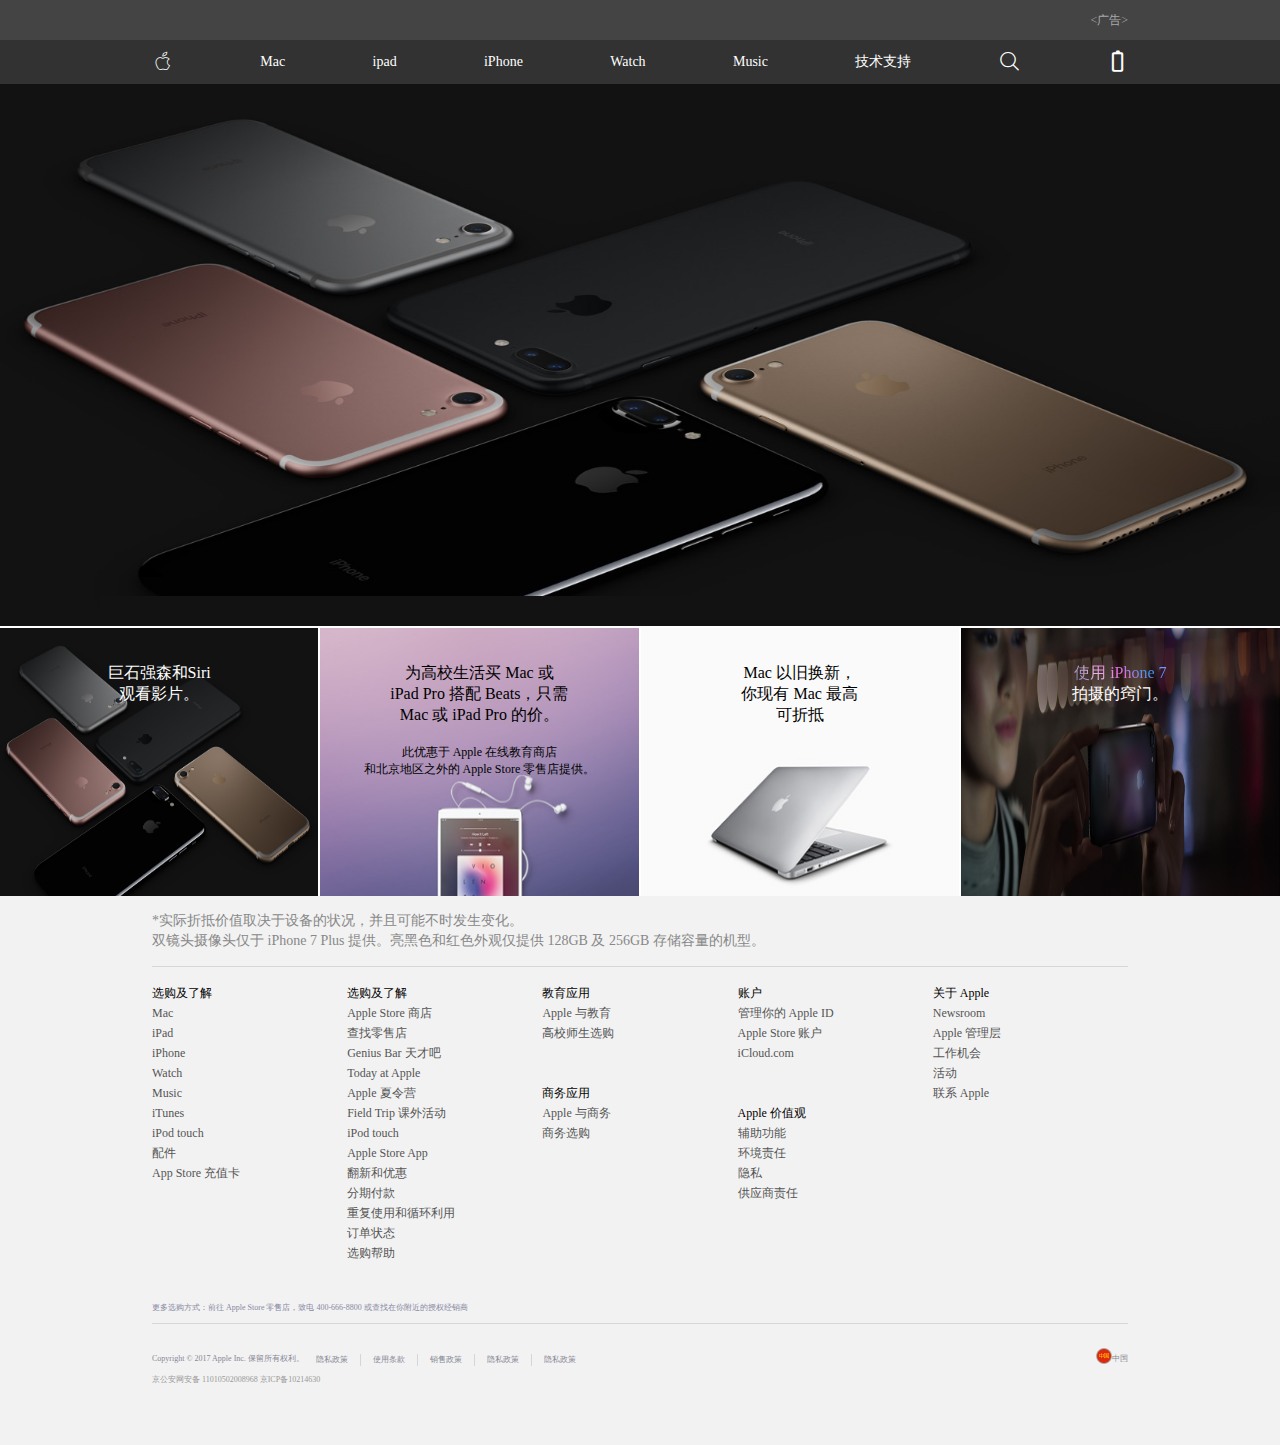
<file: index.html>
<!DOCTYPE html>
<html lang="en">
<head>
	<meta charset="UTF-8">
	<title>Apple</title>
	<link rel="shortcut icon" href="img/pingguo.png">
	<link rel="stylesheet" href="iconfont/iconfont.css">
	<link rel="stylesheet" href="css/index.css">
</head>
<body>
	<!-- 头部开始 -->
	<header>
		<main>
			
			<span class="main-right"><广告></span>			
		</main>
	</header>
	<!-- 头部结束 -->
	<!-- 导航开始 -->
	<nav class="fir">
		<ul class="nav-box">
			<li><a href="" class="iconfont icon-pingguo"></a></li>
			<li><a href="">Mac</a></li>
			<li><a href="">ipad</a></li>
			<li><a href="">iPhone</a></li>
			<li><a href="">Watch</a></li>
			<li><a href="">Music</a></li>
			<li><a href="">技术支持</a></li>
			<li><a href="" class="iconfont icon-fangdajing1"></a></li>
			<li><a href="" class="iconfont icon-dianchi_battery"></a></li>
		</ul>
	</nav>
	<nav class="sec">
		<ul class="nav-box">
			<li><a href="" class="iconfont icon-pingguo"></a></li>
			<li><a href="" class="iconfont icon-pingguo"></a></li>
			<li><a href="" class="iconfont icon-pingguo"></a></li>
		</ul>
	</nav>
	<!-- 导航结束 -->
	<!-- banner开始 -->
	<section class="banner">
		<ul>
			<li><a href=""></a></li>
			<li><a href=""></a></li>
			<li><a href="">
				<p>iPhone<br>7,在此</p>
				
				</a>
			</li>
		</ul>
		<ul class="datiao">
			<li><a href=""></a></li>
			<li><a href=""></a></li>
			<li><a href=""></a></li>
		</ul>
	</section>
	<!-- banner结束 -->
	<!-- 列表开始 -->
	<section class="list">
		<ul>
			<li>
				<a href="" class=""><p>巨石强森和Siri<br>观看影片。</p></a>
			</li>
			<li>
				<a href="" class="list-zi2"><p>为高校生活买 Mac 或<br> iPad&nbsp;Pro 搭配 Beats，只需<br> Mac 或 iPad&nbsp;Pro 的价。</p><br><p>此优惠于 Apple 在线教育商店<br>和北京地区之外的 Apple Store 零售店提供。</p></a>
			</li>
			<li>
				<a href=""><p>Mac 以旧换新，<br>你现有 Mac 最高<br>可折抵 </p></a>
			</li>
			<li><a href=""><p><span class="visuallyhidden">使用 iPhone 7 </span><br><span>拍摄的窍门。</span> </p></a></li>
		</ul>
	</section>
	<!-- 列表结束 -->
	<!-- 说明开始 -->
	<section class="explian">
		<div class="exp">
			<div>*实际折抵价值取决于设备的状况，并且可能不时发生变化。</div>
			<div>双镜头摄像头仅于 iPhone 7 Plus 提供。亮黑色和红色外观仅提供 128GB 及 256GB 存储容量的机型。</div>
		</div>
	</section>
	<section class="about">
		<ul class="about-box">
			<li>选购及了解</li>
			<li><a href="">Mac</a></li>
			<li><a href="">iPad</a></li>
			<li><a href="">iPhone</a></li>
			<li><a href="">Watch</a></li>
			<li><a href="">Music</a></li>
			<li><a href="">iTunes</a></li>
			<li><a href="">iPod touch</a></li>
			<li><a href="">配件</a></li>
			<li><a href="">App Store 充值卡</a></li>
		</ul>
		<ul class="about-box">
			<li>选购及了解</li>
			<li><a href="">Apple Store 商店</a></li>
			<li><a href="">查找零售店</a></li>
			<li><a href="">Genius Bar 天才吧</a></li>
			<li><a href="">Today at Apple</a></li>
			<li><a href="">Apple 夏令营</a></li>
			<li><a href="">Field Trip 课外活动</a></li>
			<li><a href="">iPod touch</a></li>
			<li><a href="">Apple Store App</a></li>
			<li><a href="">翻新和优惠</a></li>
			<li><a href="">分期付款</a></li>
			<li><a href="">重复使用和循环利用</a></li>
			<li><a href="">订单状态</a></li>
			<li><a href="">选购帮助</a></li>
		</ul>
		<ul class="about-box">
			<li>教育应用</li>
			<li><a href="">Apple 与教育</a></li>
			<li><a href="">高校师生选购</a></li>
			<li>商务应用</li>
			<li><a href="">Apple 与商务</a></li>
			<li><a href="">商务选购</a></li>
		</ul>
		<ul class="about-box">
			<li>账户</li>
			<li><a href="">管理你的 Apple ID</a></li>
			<li><a href="">Apple Store 账户</a></li>
			<li><a href="">iCloud.com</a></li>
			<li>Apple 价值观</li>
			<li><a href="">辅助功能</a></li>
			<li><a href="">环境责任</a></li>
			<li><a href="">隐私</a></li>
			<li><a href="">供应商责任</a></li>
		</ul>
		<ul class="about-box">
			<li>关于 Apple</li>
			<li><a href="">Newsroom</a></li>
			<li><a href="">Apple 管理层</a></li>
			<li><a href="">工作机会</a></li>
			<li><a href="">活动</a></li>
			<li><a href="">联系 Apple</a></li>
		</ul>
	</section>
	<section class="about-bian">
		<ul class="bian-box">
			<li>
				<a href=""class="xuan">选购及了解</a>
				<a href="" class="jia">+</a>
			</li>
			<li>
				<a href=""class="xuan">Apple Store 商店</a>
				<a href="" class="jia">+</a>
			</li>
			<li>
				<a href=""class="xuan">教育应用</a>
				<a href="" class="jia">+</a>
			</li>
			<li>
				<a href=""class="xuan">商务应用</a>
				<a href="" class="jia">+</a>
			</li>
			<li>
				<a href=""class="xuan">账户</a>
				<a href="" class="jia">+</a>
			</li>
			<li>
				<a href=""class="xuan">Apple 价值观</a>
				<a href="" class="jia">+</a>
			</li>
			<li>
				<a href=""class="xuan">关于 Apple</a>
				<a href="" class="jia">+</a>
			</li>
		</ul>
	</section>
	<!-- 说明结束 -->
	<!-- end开始 -->
	<section class="end-one">
		<div class="end-box">
		更多选购方式：前往 Apple Store 零售店，致电 400-666-8800 或查找在你附近的授权经销商</div>
	</section>
	<section class="end-two">
		<div class="two-zi">
			<div class="copy">Copyright © 2017 Apple Inc. 保留所有权利。</div>
			<ul>
				<li><a href="">隐私政策</a></li>
				<li><a href="">使用条款</a></li>
				<li><a href="">销售政策</a></li>
				<li><a href="">隐私政策</a></li>
				<li><a href="">隐私政策</a></li>
			</ul>
			<div class="zhongguo">
				<div class="guotu"><img src="img/16.png" alt=""></div>
				<a href="" class="guozi">中国</a>
			</div>
		</div>
	</section>
	<section class="end-thr">
		<div class="thr-zi">京公安网安备 11010502008968 京ICP备10214630</div>
	</section>
	<!-- ebd结束 -->
</body>
</html>
</file>
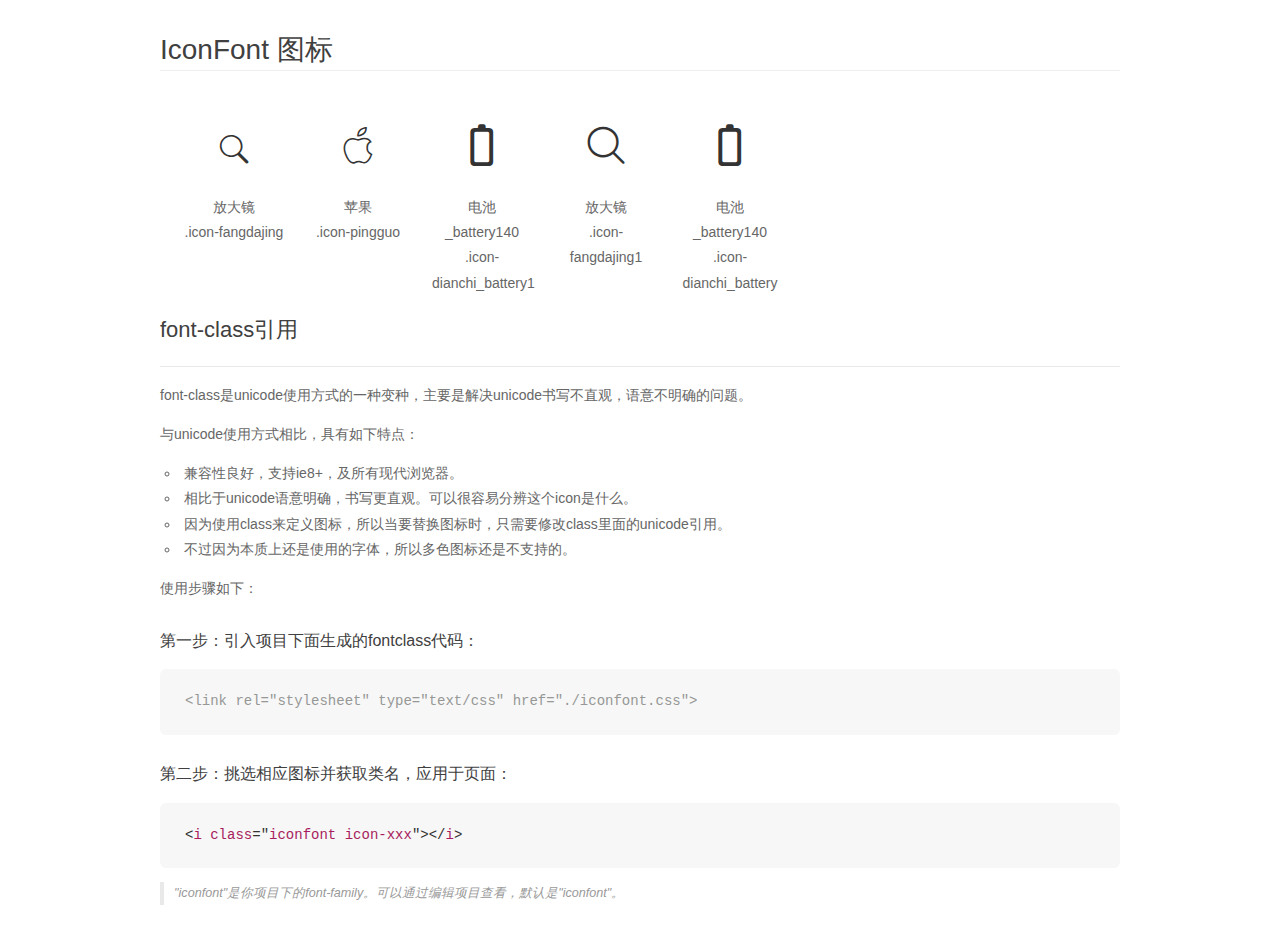
<file: iconfont/demo_fontclass.html>
<!DOCTYPE html>
<html>
<head>
    <meta charset="utf-8"/>
    <title>IconFont</title>
    <link rel="stylesheet" href="demo.css">
    <link rel="stylesheet" href="iconfont.css">
</head>
<body>
    <div class="main markdown">
        <h1>IconFont 图标</h1>
        <ul class="icon_lists clear">
            
                <li>
                <i class="icon iconfont icon-fangdajing"></i>
                    <div class="name">放大镜</div>
                    <div class="fontclass">.icon-fangdajing</div>
                </li>
            
                <li>
                <i class="icon iconfont icon-pingguo"></i>
                    <div class="name">苹果</div>
                    <div class="fontclass">.icon-pingguo</div>
                </li>
            
                <li>
                <i class="icon iconfont icon-dianchi_battery1"></i>
                    <div class="name">电池_battery140</div>
                    <div class="fontclass">.icon-dianchi_battery1</div>
                </li>
            
                <li>
                <i class="icon iconfont icon-fangdajing1"></i>
                    <div class="name">放大镜</div>
                    <div class="fontclass">.icon-fangdajing1</div>
                </li>
            
                <li>
                <i class="icon iconfont icon-dianchi_battery"></i>
                    <div class="name">电池_battery140</div>
                    <div class="fontclass">.icon-dianchi_battery</div>
                </li>
            
        </ul>

        <h2 id="font-class-">font-class引用</h2>
        <hr>

        <p>font-class是unicode使用方式的一种变种，主要是解决unicode书写不直观，语意不明确的问题。</p>
        <p>与unicode使用方式相比，具有如下特点：</p>
        <ul>
        <li>兼容性良好，支持ie8+，及所有现代浏览器。</li>
        <li>相比于unicode语意明确，书写更直观。可以很容易分辨这个icon是什么。</li>
        <li>因为使用class来定义图标，所以当要替换图标时，只需要修改class里面的unicode引用。</li>
        <li>不过因为本质上还是使用的字体，所以多色图标还是不支持的。</li>
        </ul>
        <p>使用步骤如下：</p>
        <h3 id="-fontclass-">第一步：引入项目下面生成的fontclass代码：</h3>


        <pre><code class="lang-js hljs javascript"><span class="hljs-comment">&lt;link rel="stylesheet" type="text/css" href="./iconfont.css"&gt;</span></code></pre>
        <h3 id="-">第二步：挑选相应图标并获取类名，应用于页面：</h3>
        <pre><code class="lang-css hljs">&lt;<span class="hljs-selector-tag">i</span> <span class="hljs-selector-tag">class</span>="<span class="hljs-selector-tag">iconfont</span> <span class="hljs-selector-tag">icon-xxx</span>"&gt;&lt;/<span class="hljs-selector-tag">i</span>&gt;</code></pre>
        <blockquote>
        <p>"iconfont"是你项目下的font-family。可以通过编辑项目查看，默认是"iconfont"。</p>
        </blockquote>
    </div>
</body>
</html>
</file>
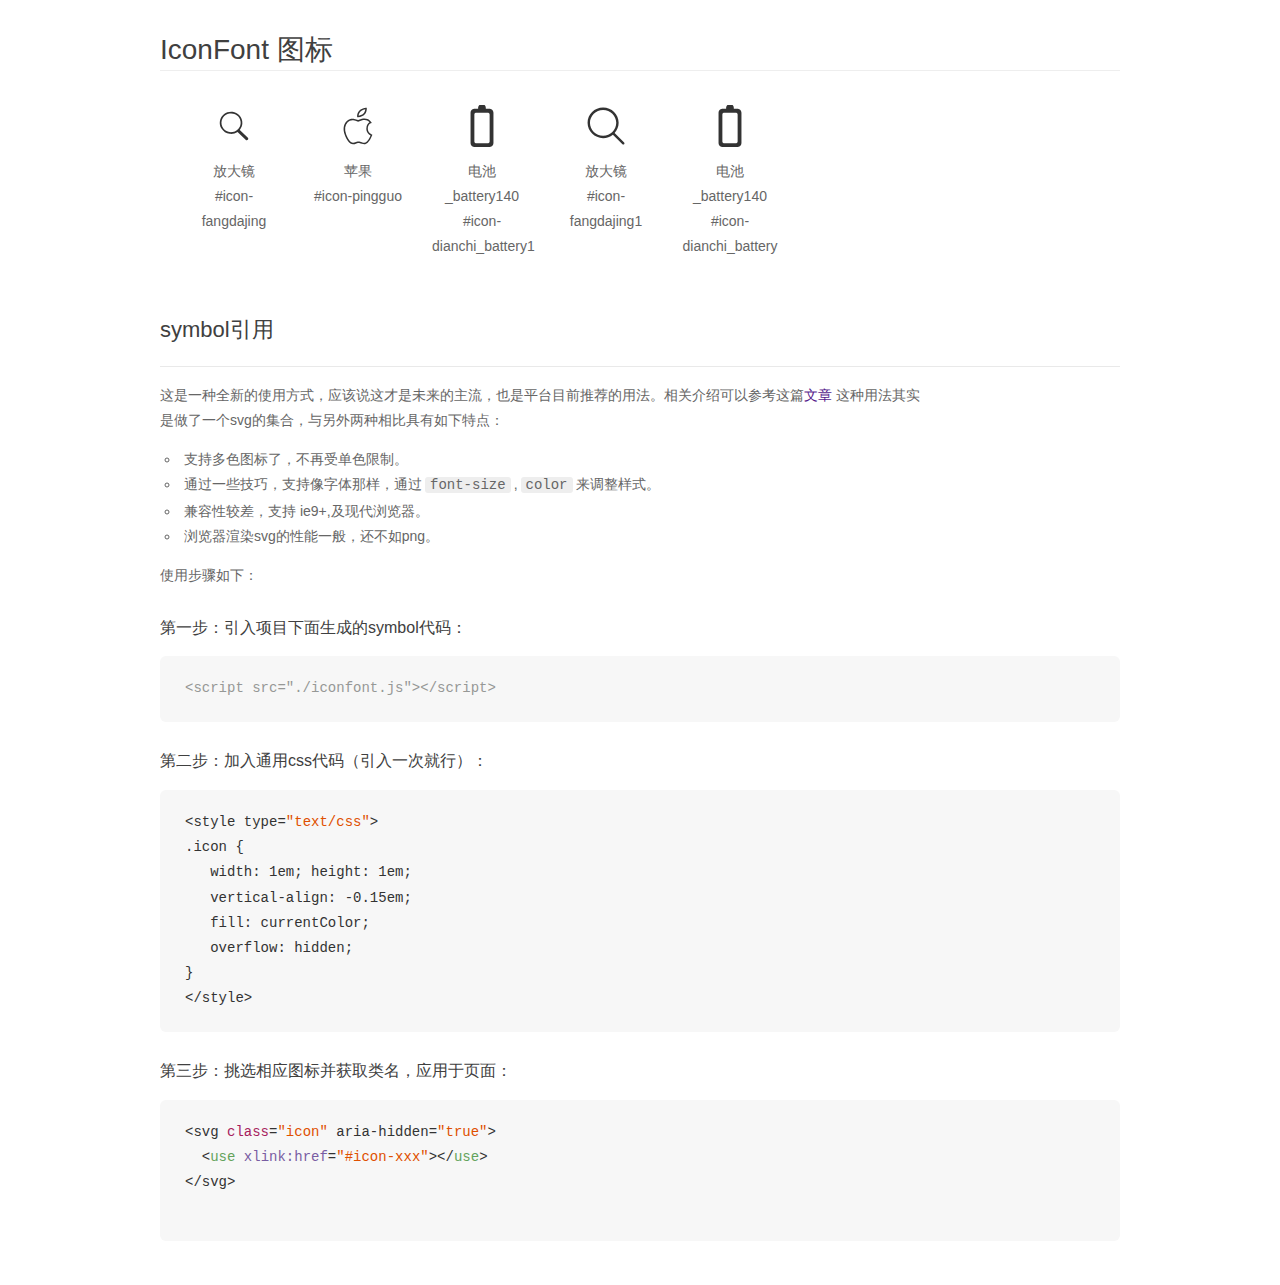
<file: iconfont/demo_symbol.html>
<!DOCTYPE html>
<html>
<head>
    <meta charset="utf-8"/>
    <title>IconFont</title>
    <link rel="stylesheet" href="demo.css">
    <script src="iconfont.js"></script>

    <style type="text/css">
        .icon {
          /* 通过设置 font-size 来改变图标大小 */
          width: 1em; height: 1em;
          /* 图标和文字相邻时，垂直对齐 */
          vertical-align: -0.15em;
          /* 通过设置 color 来改变 SVG 的颜色/fill */
          fill: currentColor;
          /* path 和 stroke 溢出 viewBox 部分在 IE 下会显示
             normalize.css 中也包含这行 */
          overflow: hidden;
        }

    </style>
</head>
<body>
    <div class="main markdown">
        <h1>IconFont 图标</h1>
        <ul class="icon_lists clear">
            
                <li>
                    <svg class="icon" aria-hidden="true">
                        <use xlink:href="#icon-fangdajing"></use>
                    </svg>
                    <div class="name">放大镜</div>
                    <div class="fontclass">#icon-fangdajing</div>
                </li>
            
                <li>
                    <svg class="icon" aria-hidden="true">
                        <use xlink:href="#icon-pingguo"></use>
                    </svg>
                    <div class="name">苹果</div>
                    <div class="fontclass">#icon-pingguo</div>
                </li>
            
                <li>
                    <svg class="icon" aria-hidden="true">
                        <use xlink:href="#icon-dianchi_battery1"></use>
                    </svg>
                    <div class="name">电池_battery140</div>
                    <div class="fontclass">#icon-dianchi_battery1</div>
                </li>
            
                <li>
                    <svg class="icon" aria-hidden="true">
                        <use xlink:href="#icon-fangdajing1"></use>
                    </svg>
                    <div class="name">放大镜</div>
                    <div class="fontclass">#icon-fangdajing1</div>
                </li>
            
                <li>
                    <svg class="icon" aria-hidden="true">
                        <use xlink:href="#icon-dianchi_battery"></use>
                    </svg>
                    <div class="name">电池_battery140</div>
                    <div class="fontclass">#icon-dianchi_battery</div>
                </li>
            
        </ul>


        <h2 id="symbol-">symbol引用</h2>
        <hr>

        <p>这是一种全新的使用方式，应该说这才是未来的主流，也是平台目前推荐的用法。相关介绍可以参考这篇<a href="">文章</a>
        这种用法其实是做了一个svg的集合，与另外两种相比具有如下特点：</p>
        <ul>
          <li>支持多色图标了，不再受单色限制。</li>
          <li>通过一些技巧，支持像字体那样，通过<code>font-size</code>,<code>color</code>来调整样式。</li>
          <li>兼容性较差，支持 ie9+,及现代浏览器。</li>
          <li>浏览器渲染svg的性能一般，还不如png。</li>
        </ul>
        <p>使用步骤如下：</p>
        <h3 id="-symbol-">第一步：引入项目下面生成的symbol代码：</h3>
        <pre><code class="lang-js hljs javascript"><span class="hljs-comment">&lt;script src="./iconfont.js"&gt;&lt;/script&gt;</span></code></pre>
        <h3 id="-css-">第二步：加入通用css代码（引入一次就行）：</h3>
        <pre><code class="lang-js hljs javascript">&lt;style type=<span class="hljs-string">"text/css"</span>&gt;
.icon {
   width: <span class="hljs-number">1</span>em; height: <span class="hljs-number">1</span>em;
   vertical-align: <span class="hljs-number">-0.15</span>em;
   fill: currentColor;
   overflow: hidden;
}
&lt;<span class="hljs-regexp">/style&gt;</span></code></pre>
        <h3 id="-">第三步：挑选相应图标并获取类名，应用于页面：</h3>
        <pre><code class="lang-js hljs javascript">&lt;svg <span class="hljs-class"><span class="hljs-keyword">class</span></span>=<span class="hljs-string">"icon"</span> aria-hidden=<span class="hljs-string">"true"</span>&gt;<span class="xml"><span class="hljs-tag">
  &lt;<span class="hljs-name">use</span> <span class="hljs-attr">xlink:href</span>=<span class="hljs-string">"#icon-xxx"</span>&gt;</span><span class="hljs-tag">&lt;/<span class="hljs-name">use</span>&gt;</span>
</span>&lt;<span class="hljs-regexp">/svg&gt;
        </span></code></pre>
    </div>
</body>
</html>
</file>
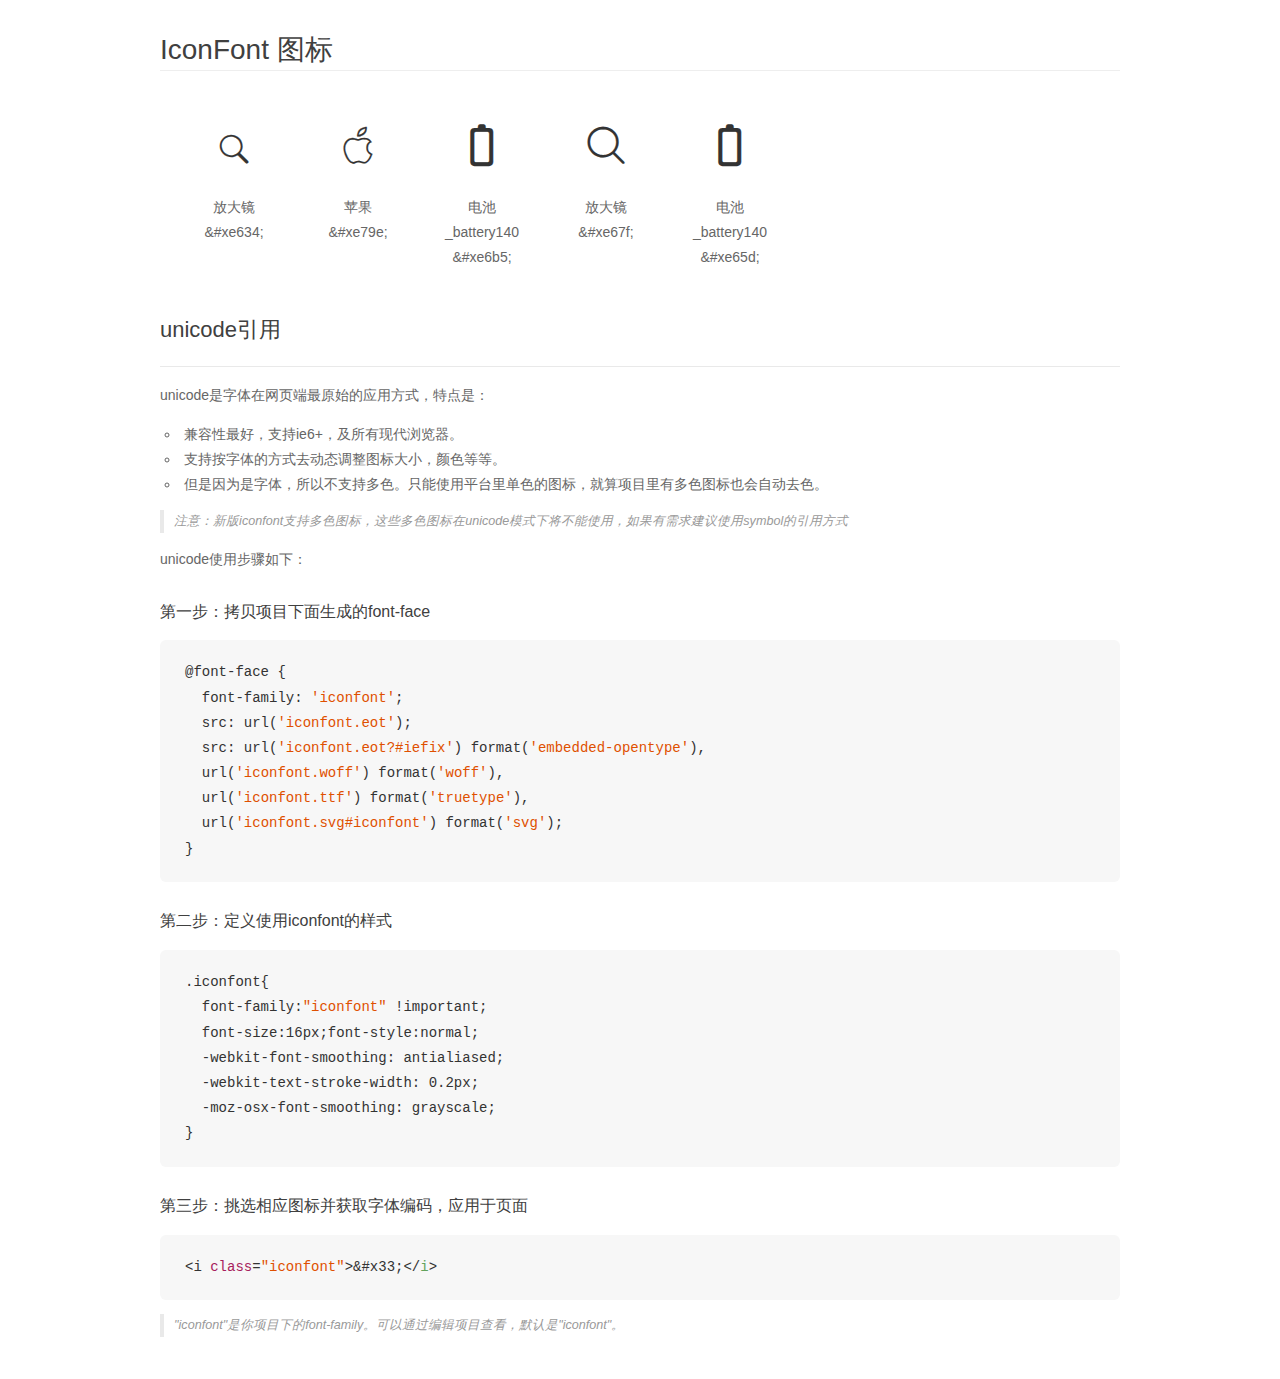
<file: iconfont/demo_unicode.html>
<!DOCTYPE html>
<html>
<head>
    <meta charset="utf-8"/>
    <title>IconFont</title>
    <link rel="stylesheet" href="demo.css">

    <style type="text/css">

        @font-face {font-family: "iconfont";
          src: url('iconfont.eot'); /* IE9*/
          src: url('iconfont.eot#iefix') format('embedded-opentype'), /* IE6-IE8 */
          url('iconfont.woff') format('woff'), /* chrome, firefox */
          url('iconfont.ttf') format('truetype'), /* chrome, firefox, opera, Safari, Android, iOS 4.2+*/
          url('iconfont.svg#iconfont') format('svg'); /* iOS 4.1- */
        }

        .iconfont {
          font-family:"iconfont" !important;
          font-size:16px;
          font-style:normal;
          -webkit-font-smoothing: antialiased;
          -webkit-text-stroke-width: 0.2px;
          -moz-osx-font-smoothing: grayscale;
        }

    </style>
</head>
<body>
    <div class="main markdown">
        <h1>IconFont 图标</h1>
        <ul class="icon_lists clear">
            
                <li>
                <i class="icon iconfont">&#xe634;</i>
                    <div class="name">放大镜</div>
                    <div class="code">&amp;#xe634;</div>
                </li>
            
                <li>
                <i class="icon iconfont">&#xe79e;</i>
                    <div class="name">苹果</div>
                    <div class="code">&amp;#xe79e;</div>
                </li>
            
                <li>
                <i class="icon iconfont">&#xe6b5;</i>
                    <div class="name">电池_battery140</div>
                    <div class="code">&amp;#xe6b5;</div>
                </li>
            
                <li>
                <i class="icon iconfont">&#xe67f;</i>
                    <div class="name">放大镜</div>
                    <div class="code">&amp;#xe67f;</div>
                </li>
            
                <li>
                <i class="icon iconfont">&#xe65d;</i>
                    <div class="name">电池_battery140</div>
                    <div class="code">&amp;#xe65d;</div>
                </li>
            
        </ul>
        <h2 id="unicode-">unicode引用</h2>
        <hr>

        <p>unicode是字体在网页端最原始的应用方式，特点是：</p>
        <ul>
        <li>兼容性最好，支持ie6+，及所有现代浏览器。</li>
        <li>支持按字体的方式去动态调整图标大小，颜色等等。</li>
        <li>但是因为是字体，所以不支持多色。只能使用平台里单色的图标，就算项目里有多色图标也会自动去色。</li>
        </ul>
        <blockquote>
        <p>注意：新版iconfont支持多色图标，这些多色图标在unicode模式下将不能使用，如果有需求建议使用symbol的引用方式</p>
        </blockquote>
        <p>unicode使用步骤如下：</p>
        <h3 id="-font-face">第一步：拷贝项目下面生成的font-face</h3>
        <pre><code class="lang-js hljs javascript">@font-face {
  font-family: <span class="hljs-string">'iconfont'</span>;
  src: url(<span class="hljs-string">'iconfont.eot'</span>);
  src: url(<span class="hljs-string">'iconfont.eot?#iefix'</span>) format(<span class="hljs-string">'embedded-opentype'</span>),
  url(<span class="hljs-string">'iconfont.woff'</span>) format(<span class="hljs-string">'woff'</span>),
  url(<span class="hljs-string">'iconfont.ttf'</span>) format(<span class="hljs-string">'truetype'</span>),
  url(<span class="hljs-string">'iconfont.svg#iconfont'</span>) format(<span class="hljs-string">'svg'</span>);
}
</code></pre>
        <h3 id="-iconfont-">第二步：定义使用iconfont的样式</h3>
        <pre><code class="lang-js hljs javascript">.iconfont{
  font-family:<span class="hljs-string">"iconfont"</span> !important;
  font-size:<span class="hljs-number">16</span>px;font-style:normal;
  -webkit-font-smoothing: antialiased;
  -webkit-text-stroke-width: <span class="hljs-number">0.2</span>px;
  -moz-osx-font-smoothing: grayscale;
}
</code></pre>
        <h3 id="-">第三步：挑选相应图标并获取字体编码，应用于页面</h3>
        <pre><code class="lang-js hljs javascript">&lt;i <span class="hljs-class"><span class="hljs-keyword">class</span></span>=<span class="hljs-string">"iconfont"</span>&gt;&amp;#x33;<span class="xml"><span class="hljs-tag">&lt;/<span class="hljs-name">i</span>&gt;</span></span></code></pre>

        <blockquote>
        <p>"iconfont"是你项目下的font-family。可以通过编辑项目查看，默认是"iconfont"。</p>
        </blockquote>
    </div>


</body>
</html>
</file>
<file: iconfont/iconfont.css>
@font-face {font-family: "iconfont";
  src: url('iconfont.eot?t=1504233512936'); /* IE9*/
  src: url('iconfont.eot?t=1504233512936#iefix') format('embedded-opentype'), /* IE6-IE8 */
  url('[data-uri]') format('woff'),
  url('iconfont.ttf?t=1504233512936') format('truetype'), /* chrome, firefox, opera, Safari, Android, iOS 4.2+*/
  url('iconfont.svg?t=1504233512936#iconfont') format('svg'); /* iOS 4.1- */
}

.iconfont {
  font-family:"iconfont" !important;
  font-size:16px;
  font-style:normal;
  -webkit-font-smoothing: antialiased;
  -moz-osx-font-smoothing: grayscale;
}

.icon-fangdajing:before { content: "\e634"; }

.icon-pingguo:before { content: "\e79e"; }

.icon-dianchi_battery1:before { content: "\e6b5"; }

.icon-fangdajing1:before { content: "\e67f"; }

.icon-dianchi_battery:before { content: "\e65d"; }
.icon-pingguo{
  font-size: 21px;
  color: #fff;
}
.icon-fangdajing1{
  font-size: 21px;
  color: #fff;
}
.icon-dianchi_battery{
  font-size: 21px;
  color: #fff;
}
</file>
<file: css/index.css>
@import url("base.css");
body{/* height: 3000px; */background: #F2F2F2;}
header{
	width: 100%;
	height: 40px;
	background: #444444;
}
header main{
	height: 100%;
	/* background: yellow; */
	margin: 0 auto;
}
.main-left{
	height: 100%;
	float: left;
	font-size: 14px;
	line-height: 40px;	
}
.main-left a{
	color: #fff;
}
.main-left a:hover{color: #A8A8AA;}
.main-left span{
	color: #fff;
}
.main-right{
	float: right;
	font-size: 12px;
	color: #A8A8AA;
	line-height: 40px;
}

/* 头部结束 */
/* 导航开始 */
nav{
	width: 100%;
	height: 44px;
	background: #323232;
}
.nav-box{
	/* width: 976px; */
	height: 100%;
	/* background: yellow; */
	margin: 0 auto;
	display: flex;
	justify-content: space-between;
}
.nav-box li{
	width: auto;
	height: 100%;
	font-size: 14px;
	line-height: 44px;
}
.nav-box li a{
	color: #fff;
}
.nav-box li a:hover{color: #A8A8AA;}
.tubiao{
	width: 
}
/* 导航结束 */
/* 列表开始 */
.list{
	width: 100%;
	/* height: 272px; */
	background: #fff;
	overflow: hidden;
}
.list ul{
	width: 100%;
	background: #fff;
	margin-top: 2px;
	display: flex;
	justify-content: space-between;
}
.list ul li{
	height: 100%;
	background: pink;
	border-right: 2px solid #fff;
}
.list ul li:last-child{
	border-right: 0;
}
.list ul li a{
	display: block;
	width: 100%;
	height: 100%;
	overflow: hidden;
}
.list p{
	font-size: 16px;
	color: #fff;
	text-align: center;
	margin: 35px auto 0;
}
.list li:nth-child(2) p:last-child{
	font-size: 12px;
	margin-top: 0px;
}
.list .list-zi2 p{color: #000;}
.list li:nth-child(3) p{color: #000;}
.list li:last-child p span:first-child{
	background-image: -webkit-linear-gradient(45deg,#7A7CB8,#E3B9E1,#ED6DE1,#3C96F5,#8697FF);
	-webkit-text-fill-color: transparent;
	-webkit-background-clip: text;
}
/* 列表结束 */
/* banner开始 */
.banner{
	width: 100%;
	height: 542px;
	background: yellow;
	position: relative;
	overflow: hidden;
}
.banner ul{
	width: 100%;
	height:100%;
	background:gray;
	position: relative;
}
.banner ul li{
	width: 100%;
	height: 100%;
/* 	position: absolute;
	top: 0;left: 0; */
}
.banner ul li a{
	display: block;
	width: 100%;
	height: 100%;
}
.banner ul li a p{
	font-size: 32px;
	color: #fff;
	text-align: center;
	margin:30px auto;
}
.banner-zi{
	display: block;
	height: 90px;
	position: absolute;
	top: 51px;left: 602px;
	font-size: 42px;
	color: #fff;
	text-align: center;
	line-height: 45px;
}
.banner-zi div:first-child{
	font-size: 32px;
}
.datiao{
	/* margin: 400px auto 0;
	margin-left:450px;
	 */
	position: absolute;
	bottom: 30px;
	left: 100px;
}
.datiao a{
	width: 50px;
	height: 2px;
	background: #fff;	
}
/* banner结束 */
/* 说明开始  */
.explian{
	width: 100%;
	height: auto;
	margin: 0 auto;
}
.exp{
	font-size: 14px;
	color: #888888;
	line-height: 20px;
	padding-bottom: 15px;
	padding-top: 15px;
	border-bottom: 1px solid #D6D6D6;
}
.about{
	height: 295px;
	background: #fff;
	overflow: hidden;
	margin: 0 auto;
	background: #F2F2F2;
}
.about-box{
	width: 20%;
	height: 283px;
	background: #fff;
	margin-top: 16px;
	background: #F2F2F2;
	float: left;
}
.about-box li{
	color: #000;
	font-size: 12px;
	line-height: 20px;
}
.about-box li a{
	color: #555555;
}
.about-box li a:hover{
	text-decoration: underline;
}
.about ul:nth-child(3) li:nth-child(4){
	color: #000;
	text-decoration: none;
	margin-top: 40px;
}
.about ul:nth-child(4) li:nth-child(5){
	color: #000;
	text-decoration: none;
	margin-top: 40px;
}
.about-bian{
	width: 100%;
	height: 273px;
	margin-top: 21px;
	margin: 0 auto;
}
.bian-box{
	height: 100%;
	background:#f2f2f2;	
}
.bian-box li{ 
	height: 39px;
	border-bottom: 1px solid #d6d6d6;

}
.xuan{
	width:auto;
	height: 100%;
	font-size: 10px;
	color: #333333;
	line-height: 38px;
	float: left;
}
.jia{
	line-height: 38px;
	float: right;
}
/* 说明结束 */
/* end开始 */
.end-one{
	width: 100%;
	background:#f2f2f2;		
	margin: 0 auto;
}
.end-box{
	border-bottom: 1px solid #d6d6d6;
	font-size: 8px;
	line-height: 30px;
	margin-top: 31px;
	color: #8888a2;
}
.end-two{
	width: 100%;
	margin: 0 auto;
	padding-top: 20px;
	padding-bottom: 30px;
}
.two-zi{
	margin: 0 auto;
	line-height: 30px;
	font-size: 8px;
	color: #888895;
	
}
.copy{float: left;}
.end-two ul{
	width: auto;
	line-height: 12px;
	font-size: 8px;	
	float: left;
}
.end-two ul li{
	height: 12px;
	padding-left: 12px;
	padding-right: 12px;
	border-right: 1px solid #d6d6d6;
	float: left;
}
.end-two ul li:last-child{
	border-right: 0;
}
.end-two ul li a{
	color: #888895;
}
.zhongguo{
	float:right;
}
.guotu{
	width: 16px;
	height: 16px;
	margin-top: 3px;
	float: left;
}
.guozi{
	display: block;
	font-size: 8px;
	color: #888895;
	line-height: 30px;
	float: right;
}
.end-thr{
	width: 100%;
	/* height: 14px; */
	margin: 0 auto;
}
.thr-zi{
	height: 100%;
/* 	background: red; */
	font-size: 8px;
	color: #999999;
	padding-bottom: 60px;
}
/* end结束 */



/* 大于1024px */
@media screen and (min-width: 1024px){
	header main{
		width:976px;
	}
	.nav-box{
		width:976px;
	}
	.fir{
		display: block;
	}
	.sec{
		display: none;
	}
	.list ul{
		width: 100%;
		height: 268px;
	}
	.list ul li{
		width: 50%;
		height: 272px;
	}
	.list ul li:first-child a{
		background: url('../img/banner1.jpg') no-repeat center;
		background-size: 100% 100%;
	}
	.list ul li:nth-child(2) a{
		background: url('../img/ban-img2.jpg') no-repeat center;
		background-size: 100% 100%;
	}
	.list ul li:nth-child(3) a{
		background: url('../img/ban-img3.jpg') no-repeat center;
		background-size: 100% 100%;
	}
	.list ul li:last-child a{
		background: url('../img/ban-img4.png') no-repeat center;
		background-size: 100% 100%;
	}
	.explian{
		width: 976px;
	}
	.about{
		width: 976px;
	}
	.about-bian{
		width: 716px;
	}
	.about{display: block;}
	.about-bian{display: none;}
	.end-one,.end-two{
		width: 976px;
	}
	.end-two ul{margin-top: 10px;}
	.end-thr{width: 976px;}
	.banner ul li a{
	background: url('../img/banner1.jpg') no-repeat center;
	background-size: 100% 100%;
	}
}
/* 大于768px 小于1024px*/
@media screen and (min-width: 768px) and (max-width: 1024px){
	.list ul{
		flex-wrap: wrap;
	}
	.list ul li{
		width: 50%;
		height: 268px;
	}
	.list ul li:nth-child(2){
		border-right: none;
	}
	.list ul li:nth-child(3),.list ul li:nth-child(4){
		margin-top: 2px;
	}
	.list ul li:first-child a{
		background: url('../img/ban-img11.jpg') no-repeat center;
		background-size: 100% 100%;
	}
	.list ul li:nth-child(2) a{
		background: url('../img/ban-img22.jpg') no-repeat center;
		background-size: 100% 100%;
	}
	.list ul li:nth-child(3) a{
		background: url('../img/ban-img33.jpg') no-repeat center;
		background-size: 100% 100%;
	}
	.list ul li:last-child a{
		background: url('../img/ban-img44.png') no-repeat center;
		background-size: 100% 100%;
	}
	.explian{
		padding-left: 24px;
		padding-right: 24px;
	}
	.about{
		padding-left: 24px;
		padding-right: 24px;
	}	
	.about-bian{
		padding-left: 24px;
		padding-right: 24px;
	}
	.about{display:block;}
	.about-bian{display:none;}
	.banner ul li a{
	background: url('../img/iphone_7_medium.jpg') no-repeat center;
	background-size: 100% 100%;
	}
}
/* 小于1024px */
@media screen and (max-width: 1024px) {
	header main{
		padding:0 24px;
	}	
	.nav-box{
		padding:0 24px;
	}
	.fir{
		display: block;
	}
	.sec{
		display: none;
	}
	.end-one{
		padding-left: 24px;
		padding-right: 24px;
	}
	.end-two{
		padding-left: 24px;
		padding-right: 24px;
	}
	.end-two ul li{margin-top: 10px;}
	.end-two ul li:first-child{padding-left: 0;}
	.end-thr{
		padding-left: 24px;
		padding-right: 24px;
	}
	/* .thr-zi{
		padding-top: 30px;
	} */
}
/* 小于768px */
@media screen and (max-width: 768px) {
	.fir{
		display:none;
	}
	.sec{
		display: block;
	}
	.list ul{
		flex-wrap: wrap;
	}
	.list ul li{
		width:100%;
		border-right: 0;
	}
	.list ul li:first-child{
		height: 255px;
	}
	.list ul li:nth-child(2){
		height: 268px;
	}
	.list ul li:nth-child(3){
		height: 235px;
	}
	.list ul li:last-child{
		height: 255px;
	}
	.list ul li{
		margin-top: 2px;
	}
	.list ul li:first-child a{
		background: url('../img/ban-img111.jpg') no-repeat center;
		background-size: 100% 100%;
	}
	.list ul li:nth-child(2) a{
		background: url('../img/ban-img222.jpg') no-repeat center;
		background-size: 100% 100%;
	}
	.list ul li:nth-child(3) a{
		background: url('../img/ban-img333.jpg') no-repeat center;
		background-size: 100% 100%;
	}
	.list ul li:last-child a{
		background: url('../img/ban-img444.png') no-repeat center;
		background-size: 100% 100%;
	}
	.explian{
		padding-left: 24px;
		padding-right: 24px;
	}
	.about{
		padding-left: 24px;
		padding-right: 24px;
	}	
	.about-bian{
		padding-left: 24px;
		padding-right: 24px;
	}
	.about{display: none;}
	.about-bian{display: block;}
	/* .zhongguo{
		float:left;
	} */
	.thr-zi{
		padding-top: 30px;
	}
	/* .end-two{height: 50px;} */
	.banner ul li a{
	background: url('../img/iphone_7_small.jpg') no-repeat center;
	background-size: 100% 100%;
	}
}
</file>
<file: iconfont/demo.css>
*{margin: 0;padding: 0;list-style: none;}
/*
KISSY CSS Reset
理念：1. reset 的目的不是清除浏览器的默认样式，这仅是部分工作。清除和重置是紧密不可分的。
2. reset 的目的不是让默认样式在所有浏览器下一致，而是减少默认样式有可能带来的问题。
3. reset 期望提供一套普适通用的基础样式。但没有银弹，推荐根据具体需求，裁剪和修改后再使用。
特色：1. 适应中文；2. 基于最新主流浏览器。
维护：玉伯<lifesinger@gmail.com>, 正淳<ragecarrier@gmail.com>
 */

/** 清除内外边距 **/
body, h1, h2, h3, h4, h5, h6, hr, p, blockquote, /* structural elements 结构元素 */
dl, dt, dd, ul, ol, li, /* list elements 列表元素 */
pre, /* text formatting elements 文本格式元素 */
form, fieldset, legend, button, input, textarea, /* form elements 表单元素 */
th, td /* table elements 表格元素 */ {
  margin: 0;
  padding: 0;
}

/** 设置默认字体 **/
body,
button, input, select, textarea /* for ie */ {
  font: 12px/1.5 tahoma, arial, \5b8b\4f53, sans-serif;
}
h1, h2, h3, h4, h5, h6 { font-size: 100%; }
address, cite, dfn, em, var { font-style: normal; } /* 将斜体扶正 */
code, kbd, pre, samp { font-family: courier new, courier, monospace; } /* 统一等宽字体 */
small { font-size: 12px; } /* 小于 12px 的中文很难阅读，让 small 正常化 */

/** 重置列表元素 **/
ul, ol { list-style: none; }

/** 重置文本格式元素 **/
a { text-decoration: none; }
a:hover { text-decoration: underline; }


/** 重置表单元素 **/
legend { color: #000; } /* for ie6 */
fieldset, img { border: 0; } /* img 搭车：让链接里的 img 无边框 */
button, input, select, textarea { font-size: 100%; } /* 使得表单元素在 ie 下能继承字体大小 */
/* 注：optgroup 无法扶正 */

/** 重置表格元素 **/
table { border-collapse: collapse; border-spacing: 0; }

/* 清除浮动 */
.ks-clear:after, .clear:after {
  content: '\20';
  display: block;
  height: 0;
  clear: both;
}
.ks-clear, .clear {
  *zoom: 1;
}

.main {
  padding: 30px 100px;
width: 960px;
margin: 0 auto;
}
.main h1{font-size:36px; color:#333; text-align:left;margin-bottom:30px; border-bottom: 1px solid #eee;}

.helps{margin-top:40px;}
.helps pre{
  padding:20px;
  margin:10px 0;
  border:solid 1px #e7e1cd;
  background-color: #fffdef;
  overflow: auto;
}

.icon_lists{
  width: 100% !important;

}

.icon_lists li{
  float:left;
  width: 100px;
  height:180px;
  text-align: center;
  list-style: none !important;
}
.icon_lists .icon{
  font-size: 42px;
  line-height: 100px;
  margin: 10px 0;
  color:#333;
  -webkit-transition: font-size 0.25s ease-out 0s;
  -moz-transition: font-size 0.25s ease-out 0s;
  transition: font-size 0.25s ease-out 0s;

}
.icon_lists .icon:hover{
  font-size: 100px;
}



.markdown {
  color: #666;
  font-size: 14px;
  line-height: 1.8;
}

.highlight {
  line-height: 1.5;
}

.markdown img {
  vertical-align: middle;
  max-width: 100%;
}

.markdown h1 {
  color: #404040;
  font-weight: 500;
  line-height: 40px;
  margin-bottom: 24px;
}

.markdown h2,
.markdown h3,
.markdown h4,
.markdown h5,
.markdown h6 {
  color: #404040;
  margin: 1.6em 0 0.6em 0;
  font-weight: 500;
  clear: both;
}

.markdown h1 {
  font-size: 28px;
}

.markdown h2 {
  font-size: 22px;
}

.markdown h3 {
  font-size: 16px;
}

.markdown h4 {
  font-size: 14px;
}

.markdown h5 {
  font-size: 12px;
}

.markdown h6 {
  font-size: 12px;
}

.markdown hr {
  height: 1px;
  border: 0;
  background: #e9e9e9;
  margin: 16px 0;
  clear: both;
}

.markdown p,
.markdown pre {
  margin: 1em 0;
}

.markdown > p,
.markdown > blockquote,
.markdown > .highlight,
.markdown > ol,
.markdown > ul {
  width: 80%;
}

.markdown ul > li {
  list-style: circle;
}

.markdown > ul li,
.markdown blockquote ul > li {
  margin-left: 20px;
  padding-left: 4px;
}

.markdown > ul li p,
.markdown > ol li p {
  margin: 0.6em 0;
}

.markdown ol > li {
  list-style: decimal;
}

.markdown > ol li,
.markdown blockquote ol > li {
  margin-left: 20px;
  padding-left: 4px;
}

.markdown code {
  margin: 0 3px;
  padding: 0 5px;
  background: #eee;
  border-radius: 3px;
}

.markdown pre {
  border-radius: 6px;
  background: #f7f7f7;
  padding: 20px;
}

.markdown pre code {
  border: none;
  background: #f7f7f7;
  margin: 0;
}

.markdown strong,
.markdown b {
  font-weight: 600;
}

.markdown > table {
  border-collapse: collapse;
  border-spacing: 0px;
  empty-cells: show;
  border: 1px solid #e9e9e9;
  width: 95%;
  margin-bottom: 24px;
}

.markdown > table th {
  white-space: nowrap;
  color: #333;
  font-weight: 600;

}

.markdown > table th,
.markdown > table td {
  border: 1px solid #e9e9e9;
  padding: 8px 16px;
  text-align: left;
}

.markdown > table th {
  background: #F7F7F7;
}

.markdown blockquote {
  font-size: 90%;
  color: #999;
  border-left: 4px solid #e9e9e9;
  padding-left: 0.8em;
  margin: 1em 0;
  font-style: italic;
}

.markdown blockquote p {
  margin: 0;
}

.markdown .anchor {
  opacity: 0;
  transition: opacity 0.3s ease;
  margin-left: 8px;
}

.markdown .waiting {
  color: #ccc;
}

.markdown h1:hover .anchor,
.markdown h2:hover .anchor,
.markdown h3:hover .anchor,
.markdown h4:hover .anchor,
.markdown h5:hover .anchor,
.markdown h6:hover .anchor {
  opacity: 1;
  display: inline-block;
}

.markdown > br,
.markdown > p > br {
  clear: both;
}


.hljs {
  display: block;
  background: white;
  padding: 0.5em;
  color: #333333;
  overflow-x: auto;
}

.hljs-comment,
.hljs-meta {
  color: #969896;
}

.hljs-string,
.hljs-variable,
.hljs-template-variable,
.hljs-strong,
.hljs-emphasis,
.hljs-quote {
  color: #df5000;
}

.hljs-keyword,
.hljs-selector-tag,
.hljs-type {
  color: #a71d5d;
}

.hljs-literal,
.hljs-symbol,
.hljs-bullet,
.hljs-attribute {
  color: #0086b3;
}

.hljs-section,
.hljs-name {
  color: #63a35c;
}

.hljs-tag {
  color: #333333;
}

.hljs-title,
.hljs-attr,
.hljs-selector-id,
.hljs-selector-class,
.hljs-selector-attr,
.hljs-selector-pseudo {
  color: #795da3;
}

.hljs-addition {
  color: #55a532;
  background-color: #eaffea;
}

.hljs-deletion {
  color: #bd2c00;
  background-color: #ffecec;
}

.hljs-link {
  text-decoration: underline;
}

pre{
  background: #fff;
}
</file>
